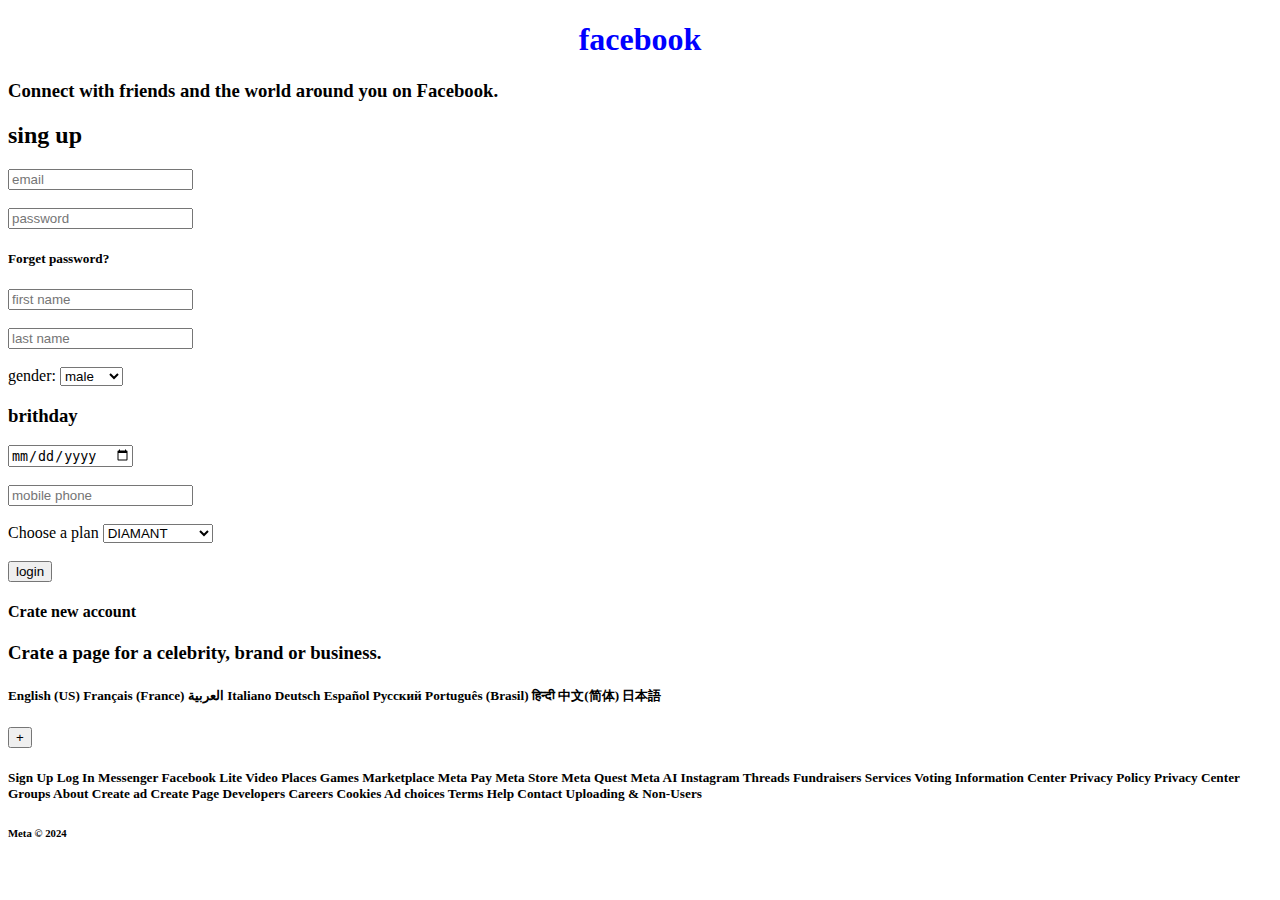
<file: index.html>
<!DOCTYPE html>
<html lang="en">
<head>
  <link rel="stylesheet" href="./stylefes.css">
    <meta charset="UTF-8">
    <meta name="viewport" content="width=device-width, initial-scale=1.0">
    <title>facebook</title>
</head>
<body>
    <!--<h1>hello world</h1>
    <h3>HTML is easy to learn</h3>
    <p>I am going to be a great programmer</p>

    <a href="https://www.youtube.com/">go to youtube</a>-->

    <!--<img src="https://static.wikia.nocookie.net/onepiece/images/8/87/One_Piece_Anime_Logo.png/revision/latest?cb=20140921221019" alt="">
    <a href="https://www.youtube.com/">go to youtube</a><br>
    <a href="https://www.google.co.uk/">go to google</a><br>
    <a href="./about.html">yassine's page</a>--> 
    <h1 class="blue">facebook</h1>
    
    <h3>Connect with friends and the world around you on Facebook.
    </h4>
    <h2>sing up</h2>
    <input placeholder="email"/><br><br>
    <input type="password" placeholder="password"/>
    <h5>Forget password?</h5>
    <input placeholder="first name "><br><br>
    <input placeholder="last name"><br><br>
<!-- 
    <input placeholder="gender"><br>
    --> 
    <label  for="gender">gender:</label>

    <select name="gender" id="gender">
        <option value="male">male</option>
        <option value="female">female</option>
       
      </select>
    <h3>brithday </h3>
    <input type="date" placeholder="brithday"><br><br>
   <input type="number phone"placeholder="mobile phone"><br><br>
   <label for="plan">Choose a plan</label>

<select name="type" id="type">
  <option value="DIAMANT">DIAMANT</option>
  <option value="SILVER">SILVER<opti/on>
  <option value="GOLD">GOLD<oiouptn vale="audi"></option>
</select><br><br>
<button>login</button>
      <h4>Crate new account</h4>
      <h3>Crate a page for a celebrity, brand or business. </h3>
<h5>English (US)
  Français (France)
  العربية
  Italiano
  Deutsch
  Español
  Русский
  Português (Brasil)
  हिन्दी
  中文(简体)
  日本語</h5>
<button>+</button>

<H5>Sign  Up  Log  In Messenger Facebook Lite Video Places Games Marketplace Meta Pay Meta Store Meta Quest Meta AI Instagram Threads Fundraisers Services Voting Information Center Privacy Policy Privacy Center Groups About Create ad Create Page Developers Careers Cookies Ad choices Terms Help Contact Uploading & Non-Users  
</H5>
<h6>Meta © 2024</h6>
</body>
</html>
</file>
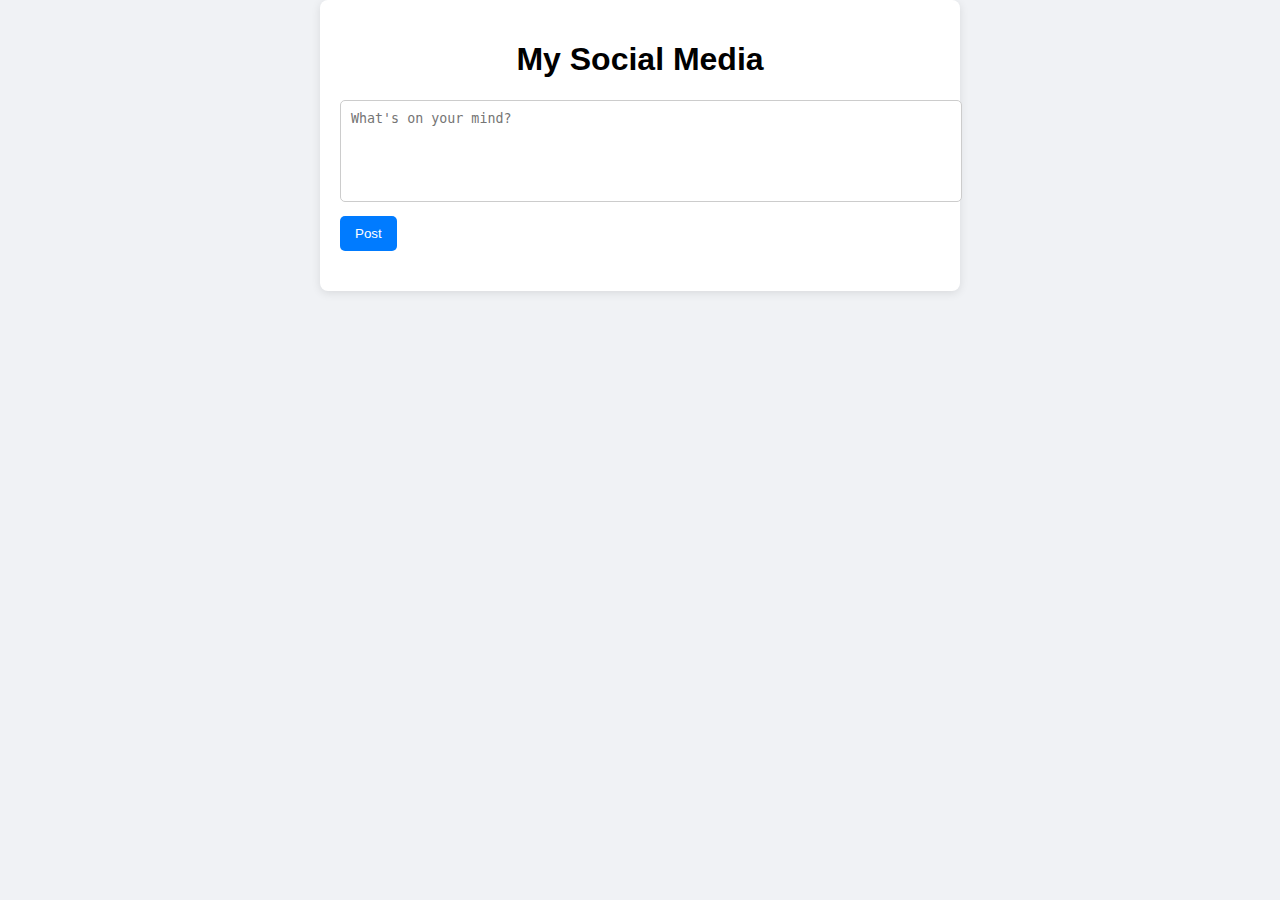
<file: facebook2026.html>
<!DOCTYPE html>
<html lang="en">
<head>
    <meta charset="UTF-8">
    <meta name="viewport" content="width=device-width, initial-scale=1.0">
    <link rel="stylesheet" href="./facebook2026.css">
    <link rel="stylesheet" href="./facebook2026.JS">
    <title>Advanced Social Media Layout</title>
</head>
<body>
    <div class="container">
        <header>
            <h1>My Social Media</h1>
        </header>
        <main>
            <div class="post-form">
                <textarea id="postInput" placeholder="What's on your mind?"></textarea>
                <button onclick="addPost()">Post</button>
            </div>
            <div id="posts" class="posts"></div>
        </main>
    </div>
    <script src="script.js"></script>
</body>
</html>
</file>
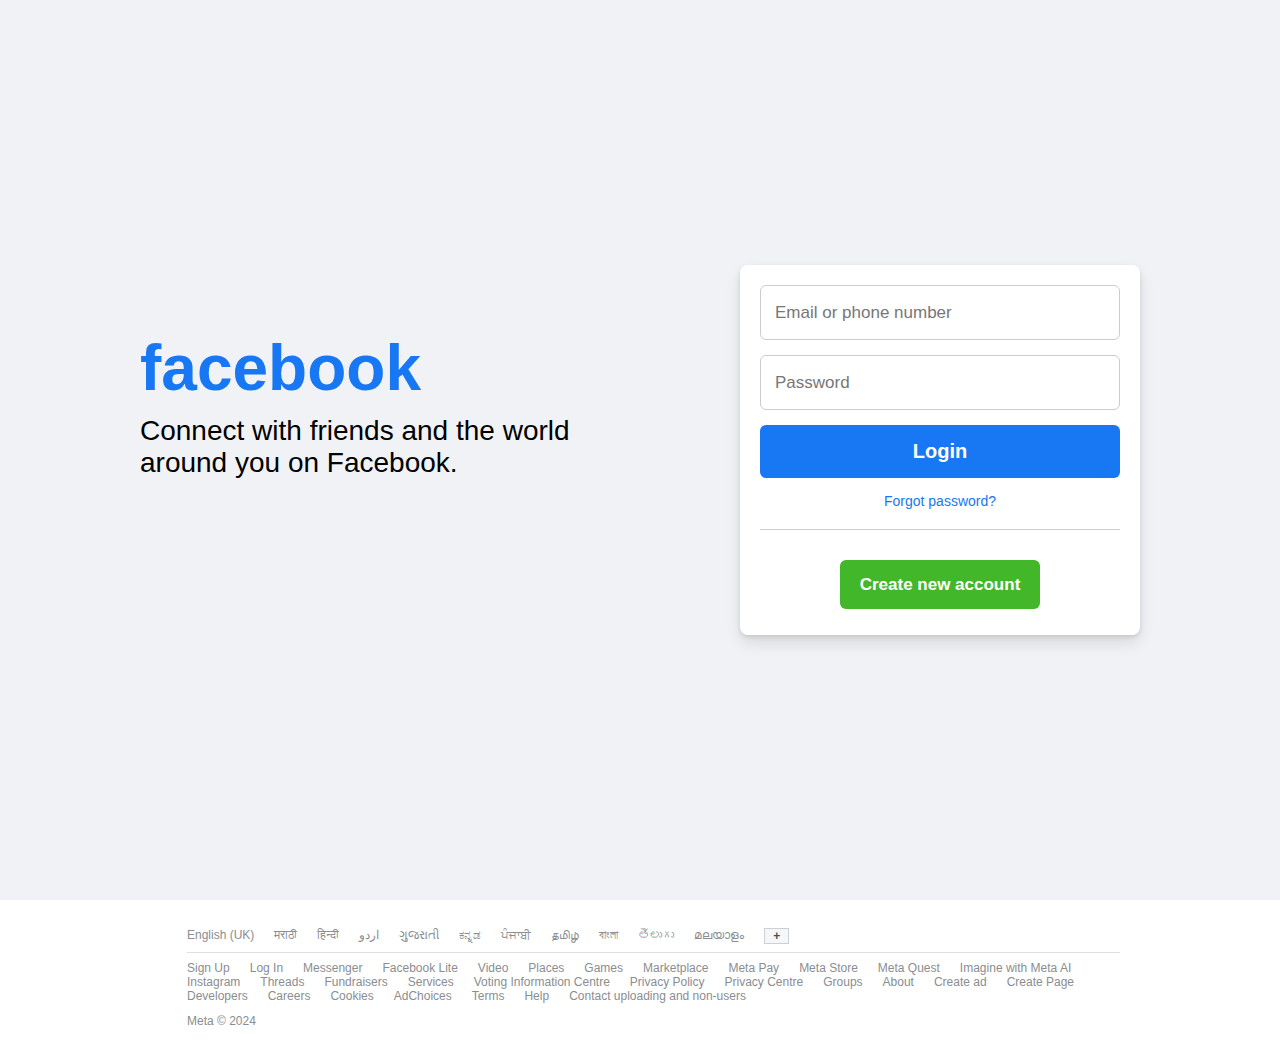
<file: newFacebook2024.html>
<!DOCTYPE html>
<html lang="en">

<head>
    <meta charset="UTF-8">
    <title>GFG FB Clone</title>
    <link rel="stylesheet" href="./newFacebook2024.css">
    <meta name="viewport" content="width=device-width, initial-scale=1.0">
</head>

<body>
    <div class="row res">
        <div class="fb-form res">
            <div class="card">
                <h1>facebook</h1>
                <p>Connect with friends and the world </p>
                <p> around you on Facebook.</p>
            </div>
            <form action="#">
                <input type="email" placeholder="Email or phone number"
                    required>
                <input type="password" placeholder="Password" required>
                <div class="fb-submit">
                    <button type="submit" class="login">Login</button>
                    <a href="#" class="forgot">Forgot password?</a>
                </div>
                <hr>
                <div class="button">
                    <a href="#">Create new account</a>
                </div>
            </form>
        </div>
    </div>
    <footer>
        <div class="footer-langs">
            <ol>
                <li>English (UK)</li>
                <li><a href="#">मराठी</a></li>
                <li><a href="#">हिन्दी</a></li>
                <li><a href="#">اردو</a></li>
                <li><a href="#">ગુજરાતી</a></li>
                <li><a href="#">ಕನ್ನಡ</a></li>
                <li><a href="#">ਪੰਜਾਬੀ</a></li>
                <li><a href="#">தமிழ்</a></li>
                <li><a href="#">বাংলা</a></li>
                <li><a href="#">తెలుగు</a></li>
                <li><a href="#">മലയാളം</a></li>
                <li><button>+</button></li>
            </ol>
            <ol>
                <li><a href="#">Sign Up</a></li>
                <li><a href="#">Log In </a></li>
                <li><a href="#">Messenger</a></li>
                <li><a href="#">Facebook Lite</a></li>
                <li><a href="#">Video</a></li>
                <li><a href="#">Places</a></li>
                <li><a href="#">Games</a></li>
                <li><a href="#">Marketplace</a></li>
                <li><a href="#">Meta Pay</a></li>
                <li><a href="#">Meta Store</a></li>
                <li><a href="#">Meta Quest</a></li>
                <li><a href="#">Imagine with Meta AI</a></li>
                <li><a href="#">Instagram</a></li>
                <li><a href="#">Threads</a></li>
                <li><a href="#">Fundraisers</a></li>
                <li><a href="#">Services</a></li>
                <li><a href="#">Voting Information Centre</a></li>
                <li><a href="#">Privacy Policy</a></li>
                <li><a href="#">Privacy Centre</a></li>
                <li><a href="#">Groups</a></li>
                <li><a href="#">About</a></li>
                <li><a href="#">Create ad</a></li>
                <li><a href="#">Create Page</a></li>
                <li><a href="#">Developers</a></li>
                <li><a href="#">Careers</a></li>
                <li><a href="#">Cookies</a></li>
                <li><a href="#">AdChoices</a></li>
                <li><a href="#">Terms</a></li>
                <li><a href="#">Help</a></li>
                <li><a href="#">Contact uploading and non-users</a></li>
            </ol>
            <small>Meta © 2024</small>
        </div>
    </footer>
</body>

</html>
</file>
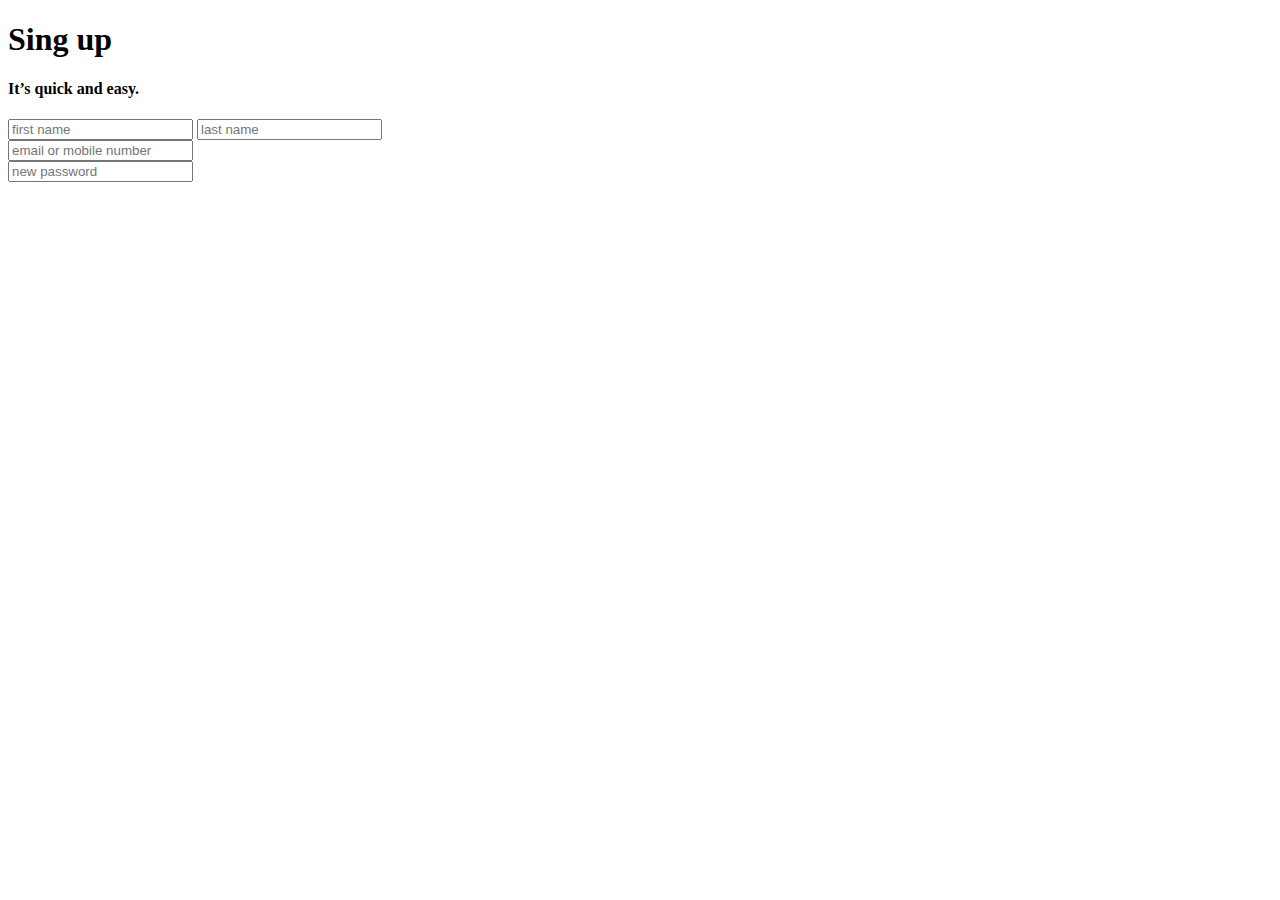
<file: signUpModal.html>
<!DOCTYPE html>
<html lang="en">
<head>
    <meta charset="UTF-8">
    <meta name="viewport" content="width=device-width, initial-scale=1.0">
    <title>Document</title>
</head>
<body>
    <h1>Sing up</h1>
    <h4>It’s quick and easy.</h4>
    <div>
        <div>
            <input placeholder="first name">
            <input placeholder="last name"><br>
        </div>
        <input placeholder="email or mobile number">
        </div>
    <input type="password" placeholder="new password">
        </div>
      <h5></h5>  
</body>
</html>
</file>
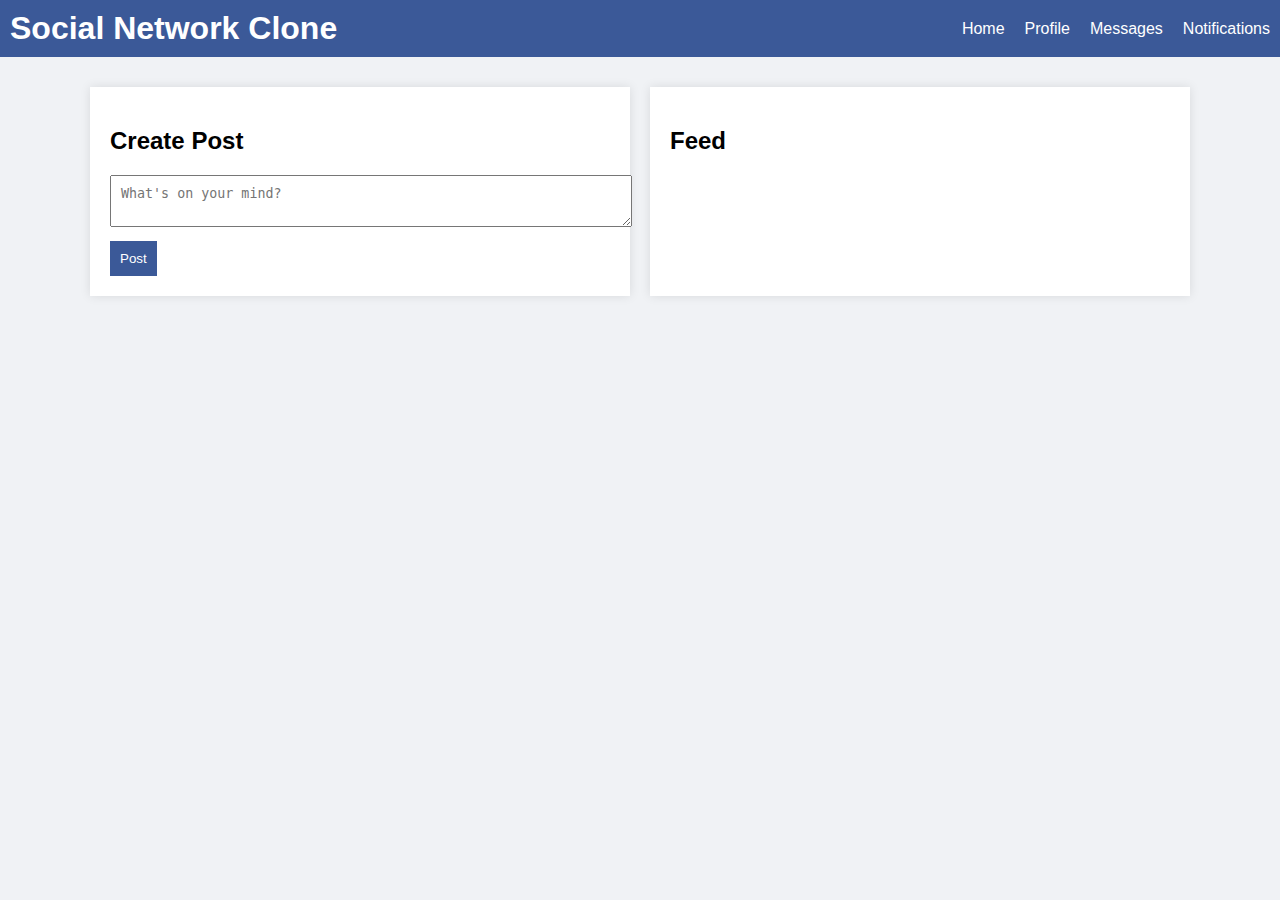
<file: site bb.html>
<!DOCTYPE html>
<html lang="en">
<head>
  <meta charset="UTF-8">
  <meta name="viewport" content="width=device-width, initial-scale=1.0">
  <title>Social Network Clone</title>
  <link rel="stylesheet" href="./site bb.css">
</head>
<body>
  <header>
    <h1>Social Network Clone</h1>
    <nav>
      <ul>
        <li><a href="#">Home</a></li>
        <li><a href="#">Profile</a></li>
        <li><a href="#">Messages</a></li>
        <li><a href="#">Notifications</a></li>
      </ul>
    </nav>
  </header>
  <main>
    <section id="post-section">
      <h2>Create Post</h2>
      <textarea id="post-input" placeholder="What's on your mind?"></textarea>
      <button id="post-btn">Post</button>
    </section>
    <section id="feed-section">
      <h2>Feed</h2>
      <div id="feed">
        <!-- Posts will appear here -->
      </div>
    </section>
  </main>
  <script src="script.js"></script>
</body>
</html>
</file>
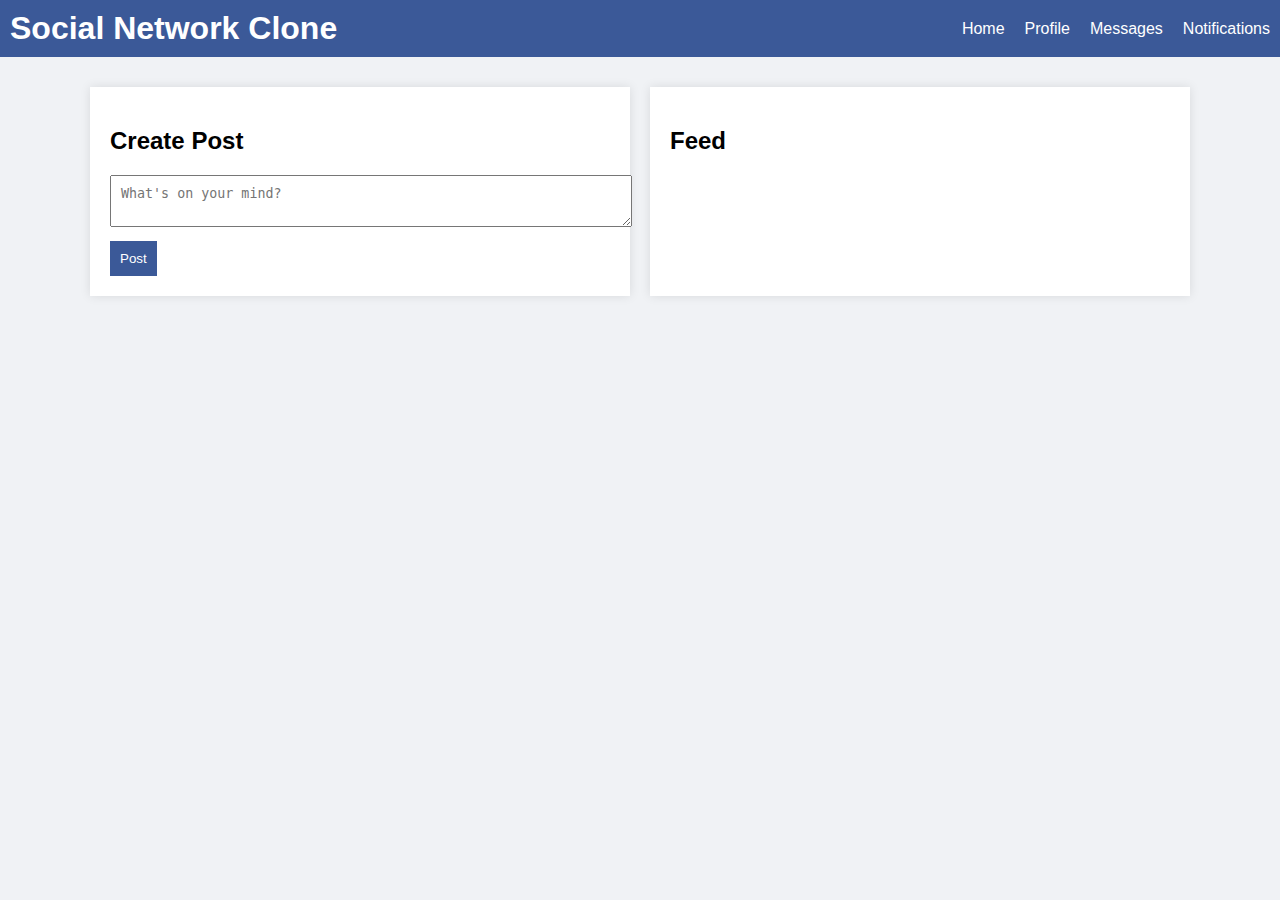
<file: site fb.html>
<!DOCTYPE html>
<html lang="en">
<head>
  <meta charset="UTF-8">
  <meta name="viewport" content="width=device-width, initial-scale=1.0">
  <title>Social Network Clone</title>
  <link rel="stylesheet" href="./site fb.css">
  <link rel="stylesheet" href="./site fb.JS">
</head>
<body>
  <header>
    <h1>Social Network Clone</h1>
    <nav>
      <ul>
        <li><a href="#">Home</a></li>
        <li><a href="#">Profile</a></li>
        <li><a href="#">Messages</a></li>
        <li><a href="#">Notifications</a></li>
      </ul>
    </nav>
  </header>
  <main>
    <section id="post-section">
      <h2>Create Post</h2>
      <textarea id="post-input" placeholder="What's on your mind?"></textarea>
      <button id="post-btn">Post</button>
    </section>
    <section id="feed-section">
      <h2>Feed</h2>
      <div id="feed">
        <!-- Posts will appear here -->
      </div>
    </section>
  </main>
  <script src="script.js"></script>
</body>
</html>
</file>
<file: stylefes.css>
.blue {
    color: blue;
}

h1 {
    text-align: center;
    h2 {
        text-align: left;
      }
      h3 {
        text-align: right;
      }    

    }    
    p.a {
        text-align-last: right;
      }
      
      p.b {
        text-align-last: center;
      }
      
      p.c {
        text-align-last: justify;
      }
</file>
<file: facebook2026.css>
body {
    font-family: Arial, sans-serif;
    background-color: #f0f2f5;
    margin: 0;
}

.container {
    max-width: 600px;
    margin: 0 auto;
    padding: 20px;
    background-color: #fff;
    box-shadow: 0 2px 10px rgba(0, 0, 0, 0.1);
    border-radius: 8px;
}

header {
    text-align: center;
}

.post-form {
    margin-bottom: 20px;
}

textarea {
    width: 100%;
    height: 80px;
    padding: 10px;
    border: 1px solid #ccc;
    border-radius: 5px;
    resize: none;
}

button {
    margin-top: 10px;
    padding: 10px 15px;
    border: none;
    background-color: #007bff;
    color: white;
    border-radius: 5px;
    cursor: pointer;
    transition: background-color 0.3s;
}

button:hover {
    background-color: #0056b3;
}

.posts {
    margin-top: 20px;
}

.post {
    border: 1px solid #ddd;
    padding: 10px;
    margin-bottom: 10px;
    border-radius: 5px;
    background-color: #f9f9f9;
    position: relative;
}

.post .delete-btn {
    position: absolute;
    top: 10px;
    right: 10px;
    border: none;
    background-color: transparent;
    color: red;
    cursor: pointer;
}
</file>
<file: newFacebook2024.css>
@import url("https://fonts.googleapis.com/css2?family=Poppins:wght@400;500;600;700&display=swap");

* {
    margin: 0;
    padding: 0;
    box-sizing: border-box;
    font-family: "Roboto", sans-serif;
}

.res {
    display: flex;
    align-items: center;
}

.row {
    padding: 0 15px;
    min-height: 100vh;
    justify-content: center;
    background: #f0f2f5;
}

.fb-form {
    justify-content: space-between;
    max-width: 1000px;
    width: 100%;
}

.fb-form .card {
    margin-bottom: 90px;
}

.fb-form h1 {
    color: #1877f2;
    font-size: 4rem;
    margin-bottom: 10px;
}

.fb-form p {
    font-size: 1.75rem;
    white-space: nowrap;
}

form {
    display: flex;
    flex-direction: column;
    background: #fff;
    border-radius: 8px;
    padding: 20px;
    box-shadow: 0 2px 4px rgba(0, 0, 0, 0.1), 0 8px 16px rgba(0, 0, 0, 0.1);
    max-width: 400px;
    width: 100%;
}

form input {
    height: 55px;
    width: 100%;
    border: 1px solid #ccc;
    border-radius: 6px;
    margin-bottom: 15px;
    font-size: 1rem;
    padding: 0 14px;
}

form input:focus {
    outline: none;
    border-color: #1877f2;
}

::placeholder {
    color: #777;
    font-size: 1.063rem;
}

.fb-submit {
    display: flex;
    flex-direction: column;
    text-align: center;
    gap: 15px;
}

.fb-submit .login {
    border: none;
    outline: none;
    cursor: pointer;
    background: #1877f2;
    padding: 15px 0;
    border-radius: 6px;
    color: #fff;
    font-size: 1.25rem;
    font-weight: 600;
    transition: 0.2s ease;
}

.fb-submit .login:hover {
    background: #0d65d9;
}

form a {
    text-decoration: none;
}

.fb-submit .forgot {
    color: #1877f2;
    font-size: 0.875rem;
}

.fb-submit .forgot:hover {
    text-decoration: underline;
}

hr {
    border: none;
    height: 1px;
    background-color: #ccc;
    margin-bottom: 20px;
    margin-top: 20px;
}

.button {
    margin-top: 25px;
    text-align: center;
    margin-bottom: 20px;
}

.button a {
    padding: 15px 20px;
    background: #42b72a;
    border-radius: 6px;
    color: #fff;
    font-size: 1.063rem;
    font-weight: 600;
    transition: 0.2s ease;
}

.button a:hover {
    background: #3ba626;
}

.footer-langs {
    max-width: 1000px;
    margin: 0 auto;
    padding: 20px;
}

footer ol {
    display: flex;
    flex-wrap: wrap;
    list-style-type: none;
    padding: 8px 0;

    margin-left: 3vh;
}

footer ol:first-child {
    border-bottom: 1px solid #dddfe2;
}

footer ol:first-child li:last-child button {
    background-color: #f5f6f7;
    border: 1px solid #ccd0d5;
    outline: none;
    color: #4b4f56;
    padding: 0 8px;
    font-weight: 700;
    font-size: 12px;
}

footer ol li {
    padding-right: 20px;
    font-size: 12px;
    color: #8a8d91;
}

footer ol li a {
    text-decoration: none;
    color: #8a8d91;
}

footer ol li a:hover {
    text-decoration: underline;
}

footer small {
    font-size: 12px;
    color: #8a8d91;
    margin-left: 3vh;
}

@media (max-width: 900px) {
    .fb-form {
        flex-direction: column;
        text-align: center;
    }

    .fb-form .card {
        margin-bottom: 30px;
    }
}

@media (max-width: 460px) {
    .fb-form h1 {
        font-size: 3.5rem;
    }

    .fb-form p {
        font-size: 1.3rem;
    }

    form {
        padding: 15px;
    }
}
</file>
<file: site bb.css>
body {
    font-family: Arial, sans-serif;
    margin: 0;
    padding: 0;
    background-color: #f0f2f5;
  }
  
  header {
    background-color: #3b5998;
    color: white;
    padding: 10px;
    display: flex;
    justify-content: space-between;
    align-items: center;
  }
  
  header h1 {
    margin: 0;
  }
  
  nav ul {
    list-style: none;
    margin: 0;
    padding: 0;
    display: flex;
  }
  
  nav ul li {
    margin-left: 20px;
  }
  
  nav ul li a {
    color: white;
    text-decoration: none;
  }
  
  main {
    display: flex;
    justify-content: center;
    padding: 20px;
  }
  
  #post-section, #feed-section {
    width: 500px;
    margin: 10px;
    padding: 20px;
    background-color: white;
    box-shadow: 0 0 10px rgba(0, 0, 0, 0.1);
  }
  
  #post-input {
    width: 100%;
    padding: 10px;
    margin-bottom: 10px;
  }
  
  #post-btn {
    padding: 10px;
    background-color: #3b5998;
    color: white;
    border: none;
    cursor: pointer;
  }
  
  .post {
    border-bottom: 1px solid #ccc;
    padding: 10px 0;
  }
  
  .post:last-child {
    border-bottom: none;
  }
</file>
<file: site fb.css>
body {
    font-family: Arial, sans-serif;
    margin: 0;
    padding: 0;
    background-color: #f0f2f5;
  }
  
  header {
    background-color: #3b5998;
    color: white;
    padding: 10px;
    display: flex;
    justify-content: space-between;
    align-items: center;
  }
  
  header h1 {
    margin: 0;
  }
  
  nav ul {
    list-style: none;
    margin: 0;
    padding: 0;
    display: flex;
  }
  
  nav ul li {
    margin-left: 20px;
  }
  
  nav ul li a {
    color: white;
    text-decoration: none;
  }
  
  main {
    display: flex;
    justify-content: center;
    padding: 20px;
  }
  
  #post-section, #feed-section {
    width: 500px;
    margin: 10px;
    padding: 20px;
    background-color: white;
    box-shadow: 0 0 10px rgba(0, 0, 0, 0.1);
  }
  
  #post-input {
    width: 100%;
    padding: 10px;
    margin-bottom: 10px;
  }
  
  #post-btn {
    padding: 10px;
    background-color: #3b5998;
    color: white;
    border: none;
    cursor: pointer;
  }
  
  .post {
    border-bottom: 1px solid #ccc;
    padding: 10px 0;
  }
  
  .post:last-child {
    border-bottom: none;
  }
</file>
